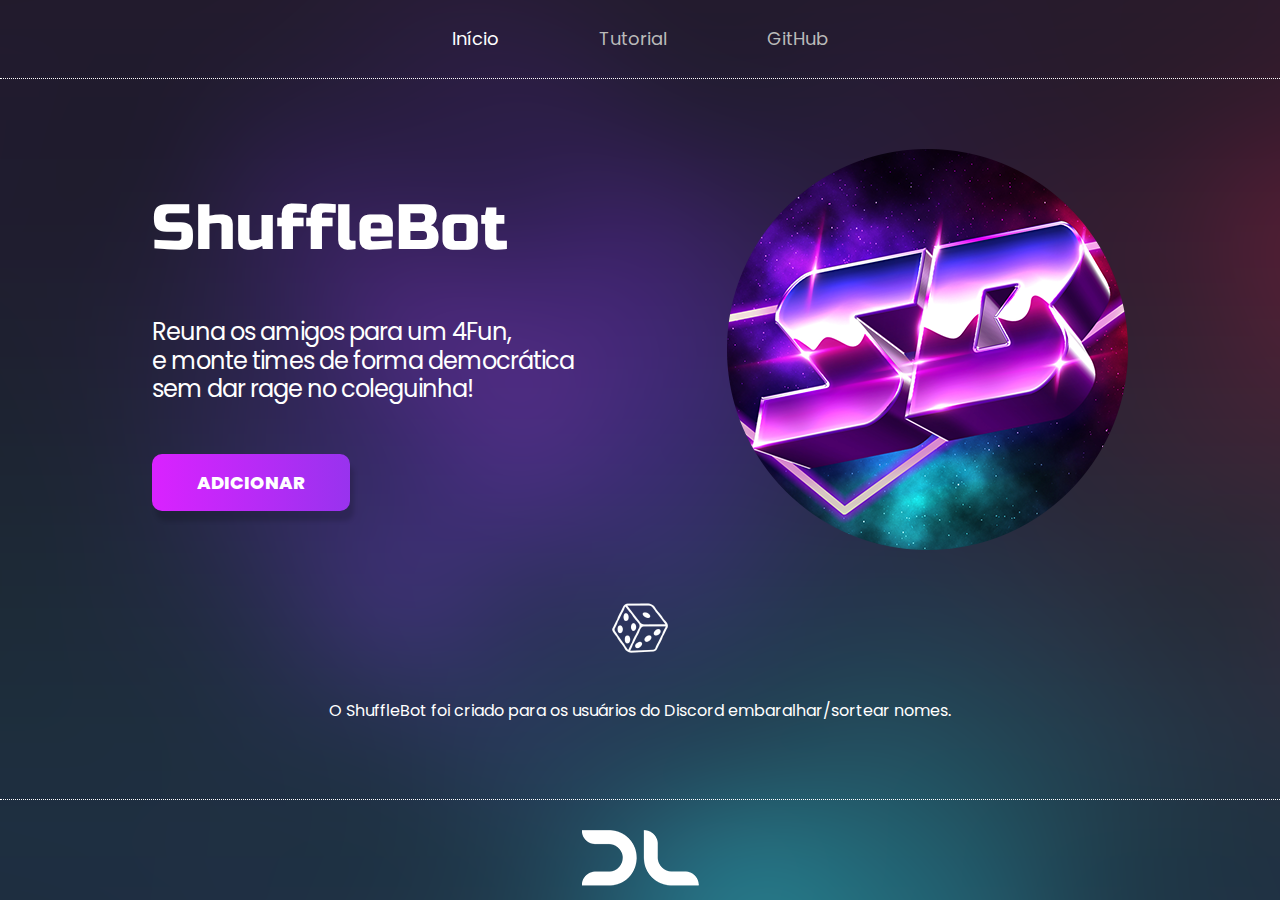
<file: index.html>
<!DOCTYPE html>
<html lang="pt-BR">

<head>
    <meta charset="UTF-8" />
    <meta name="viewport" content="width=device-width, initial-scale=1.0" />
    <meta description="ShuffleBot" content="O ShuffleBot foi criado para os usuários 
    do Discord embaralhar/sortear nomes." />
    <link rel="icon" href="/imgs/shufflebot_avatar.png">
    <link rel="stylesheet" href="/css/reset.css" />
    <link rel="stylesheet" href="/css/estilo.css" />
    <title>ShuffleBot</title>
</head>

<body>
    <header class="cabecalho">
        <nav class="cabecalho-nav">
            <a class="botao-menu current" href="/index.html">Início</a>
            <a class="botao-menu" href="/tutorial.html">Tutorial</a>
            <a class="botao-menu" target="_blank" href="https://github.com/danilodelucio/ShuffleBot">GitHub</a>
        </nav>
    </header>

    <main class="main">
        <section class="main-section1">
            <div class="main-section1-div1">
                <h1>ShuffleBot</h1>
                <p class="main-section-h2">Reuna os amigos para um 4Fun,<br> 
                    e monte times de forma democrática<br>
                    sem dar rage no coleguinha!</p>
                <a href="https://discord.com/api/oauth2/authorize?client_id=915495961806110750&permissions=139586956352&scope=bot" target="_blank">
                <button class="main-section1-div1-button"><span style="font-weight: 800;">ADICIONAR</span></button>
                </a>
            </div>

            <div class="main-section1-div2">
                <img src="/imgs/shufflebot_avatar.png" alt="ShuffleBot Avatar">
            </div>
        </section>

        <section class="main-section2">
            <img src="/imgs/dice_icon.png" alt="Dice logo">
            <p>O ShuffleBot foi criado para os usuários do Discord 
                embaralhar/sortear nomes.</p>
        </section>
    </main>

    <footer class="footer">
        <div class="footer-div1">
            <a href="https://www.danilodelucio.com/" target="_blank">
            <img src="/imgs/dl_logo.png" alt="DL logo">
            </a>
        </div>
    </footer>
</body>
</html>
</file>
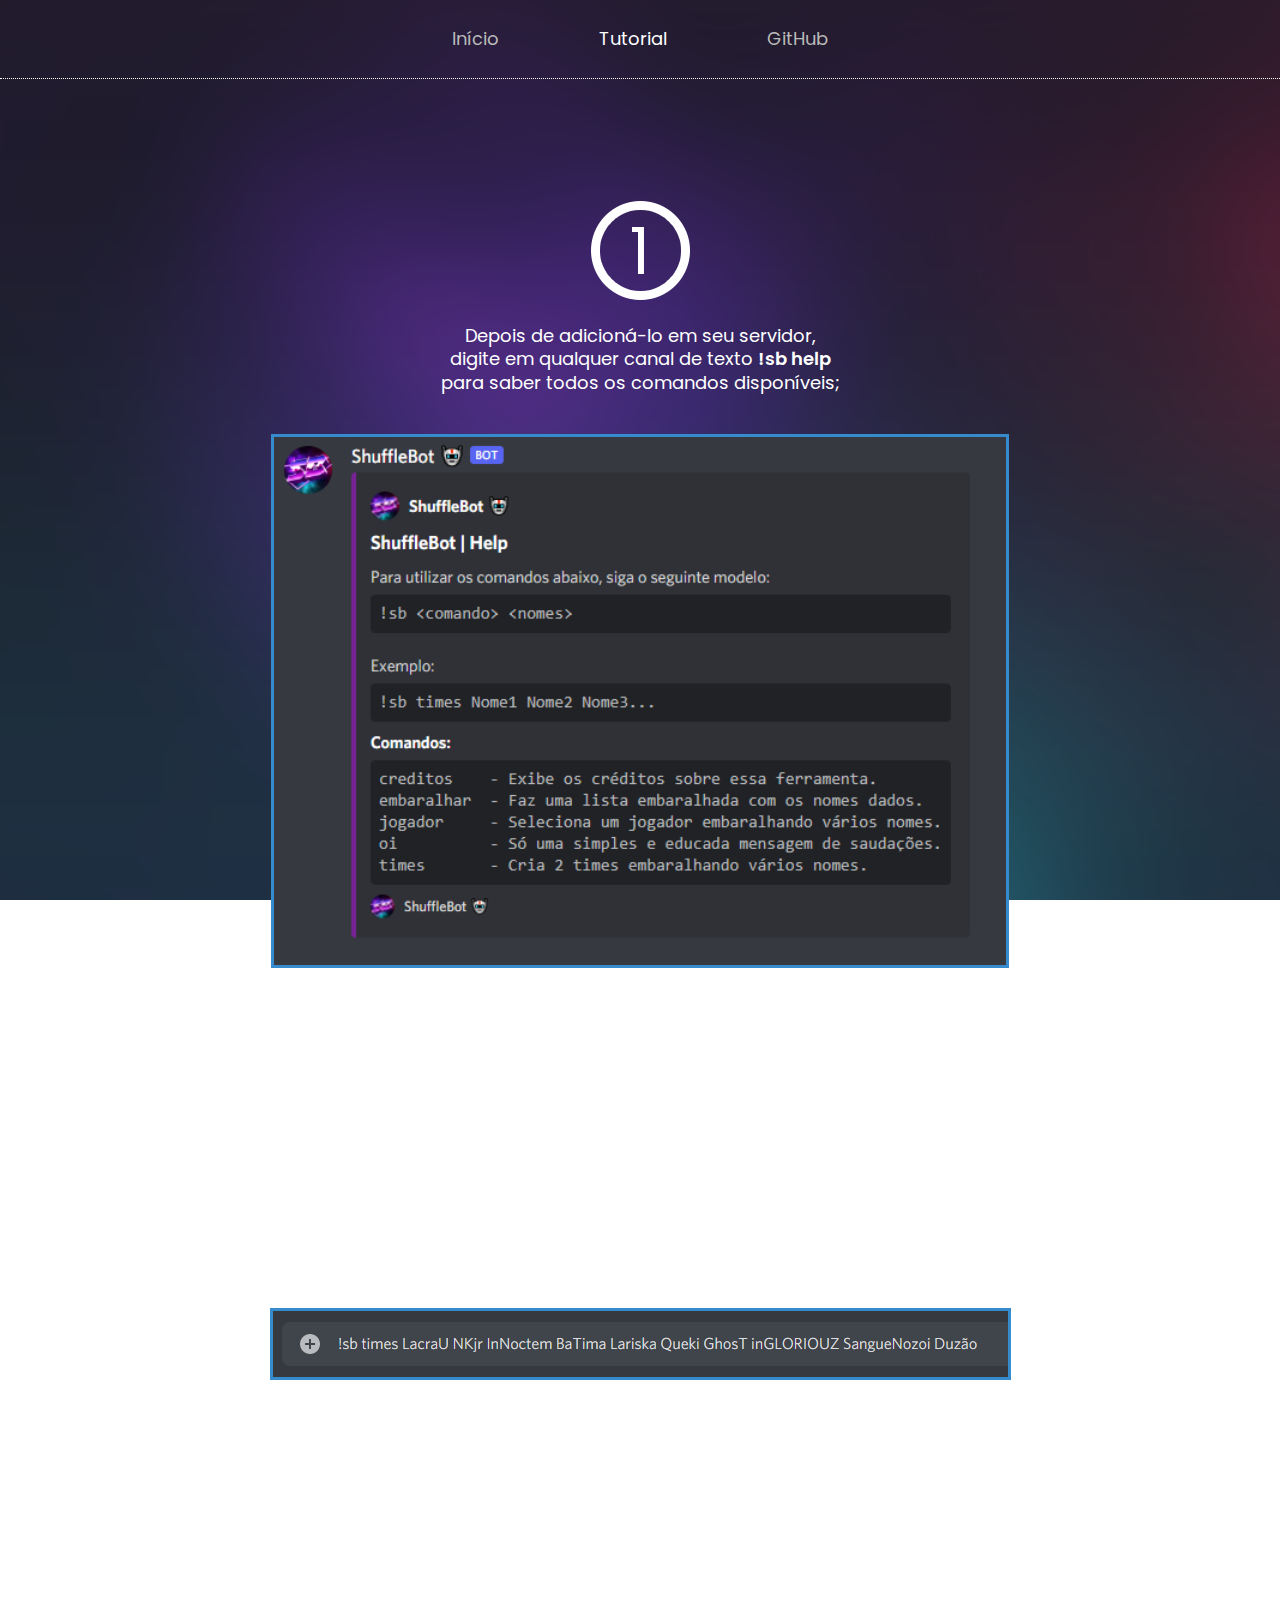
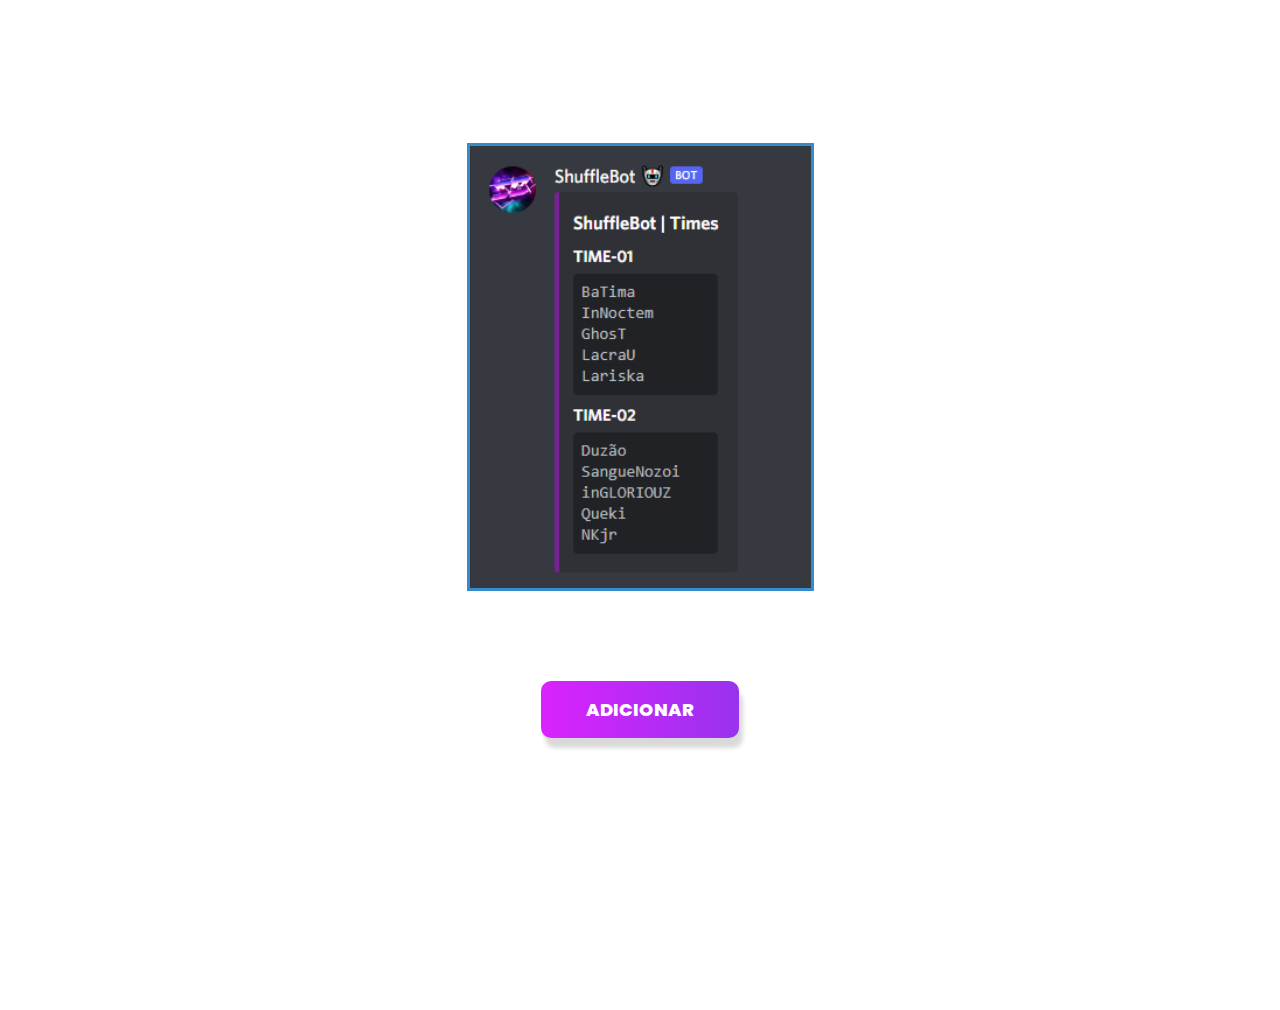
<file: tutorial.html>
<!DOCTYPE html>
<html lang="pt-BR">

<head>
    <meta charset="UTF-8" />
    <meta name="viewport" content="width=device-width, initial-scale=1.0" />
    <meta description="ShuffleBot" content="O ShuffleBot foi criado para os usuários 
    do Discord embaralhar/sortear nomes." />
    <link rel="icon" href="/imgs/shufflebot_avatar.png">
    <link rel="stylesheet" href="/css/reset.css" />
    <link rel="stylesheet" href="/css/estilo.css" />
    <title>ShuffleBot - Tutorial</title>
</head>

<body>
    <header class="cabecalho">
        <nav class="cabecalho-nav">
            <a class="botao-menu" href="/index.html">Início</a>
            <a class="botao-menu current" href="/pages/tutorial.html">Tutorial</a>
            <a class="botao-menu" target="_blank" href="https://github.com/danilodelucio/ShuffleBot">GitHub</a>
        </nav>
    </header>

    <main class="main-tutorial poppins">
        <section class="main-section-tutorial">
            <img src="/imgs/circle.png" alt="Circle Element" class="circle-element">
            <p class="step-number">1</p>
            <p class="txt-tutorial">Depois de adicioná-lo em seu servidor,<br> 
                digite em qualquer canal de texto <span style="font-weight: 600;">!sb help</span> <br>
                para saber todos os comandos disponíveis;</p>
            <img src="/imgs/shufflebot_help.png" alt="ShuffleBot Help">
        </section>

        <section class="main-section-tutorial">
            <img src="/imgs/circle.png" alt="Circle Element" class="circle-element">
            <p class="step-number">2</p>
            <p class="txt-tutorial">Em seguida, digite os nomes que deseja <br>
                sortear/embaralhar na frente do comando;</p>
            <img src="/imgs/shufflebot_nomes.png" alt="ShuffleBot Nomes">
        </section>


        <section class="main-section-tutorial">
            <img src="/imgs/circle.png" alt="Circle Element" class="circle-element">
            <p class="step-number">3</p>
            <p class="txt-tutorial">Agora só dar Enter e pronto, o <br>
                ShuffleBot vai te responder com o <br>
                comando escolhido;</p>
            <img src="/imgs/shufflebot_times.png" alt="ShuffleBot Nomes">
        </section>

        <section class="main-section-tutorial-button">
            <a href="https://discord.com/api/oauth2/authorize?client_id=915495961806110750&permissions=139586956352&scope=bot" target="_blank">
            <button class="main-section1-div1-button"><span style="font-weight: 800;">ADICIONAR</span></button>
            </a>
        </section>

    </main>

    <footer class="footer-tutorial">
        <div class="footer-div1">
            <a href="https://www.danilodelucio.com/" target="_blank">
            <img src="/imgs/dl_logo.png" alt="DL logo">
            </a>
        </div>
    </footer>
</body>
</html>
</file>
<file: css/estilo.css>
@import url('https://fonts.googleapis.com/css2?family=Poppins:wght@400;800&family=Russo+One&display=swap');

:root{
    --font1: 'Russo One', sans-serif;
    --font2: 'Poppins', sans-serif
}

*{
    margin: 0;
    padding: 0;
    box-sizing: border-box;
    text-decoration: none;
}

a:link, a:visited{
    color: #bababa;
    text-decoration: none;
}

body{
    background-image: url('/imgs/shufflebot_bg.png');
    background-size: auto;
    background-attachment: fixed;
}

nav{
    display: flex;
    flex-direction: row;
    justify-content: center;
    align-items: center;
    padding: 30px;

    font-family: var(--font2);
    font-size: 18px;
    display: flex;
    gap: 100px;
    transition: 0.2s;
}

nav .current{
    color: white;
}

.botao-menu{
    transition: 0.3s;
}

.botao-menu:hover{
    color: white;
}

.main{
    border-top: 1px dotted white;
    margin-bottom: 80px;
}

.main-section1{
    display: flex;
    flex-direction: row;
    justify-content: space-evenly;
    align-items: center;
    margin-top: 70px;
}

h1{
    font-family: var(--font1);
    color: white;
    font-size: 64px;
}

.main-section1-div1{
    display: flex;
    flex-direction: column;
    gap: 50px;
    line-height: 1.2;
}

.main-section1-div1-button{
   background-image: linear-gradient(to right, #DA22FF 0%, #9733EE  51%, #DA22FF  100%);
   padding: 15px 45px;
   border: none;
   text-align: center;
   text-transform: uppercase;
   transition: 0.5s;
   background-size: 200% auto;
   font-family: var(--font2);
   font-weight: 400;
   font-size: 18px;
   color: white;            
   box-shadow: 4px 10px 4px rgba(0, 0, 0, 0.15);
   border-radius: 10px;
   display: block;
   cursor: pointer;
 }

 .main-section1-div1-button:hover {
   background-position: right center;
   color: #fff;
   text-decoration: none;
 }



.main-section1-div1-button:hover{
    background-color: rgba(236, 214, 196, 0.53);
    size: 120px;
}

.main-section-h2{
    font-family: var(--font2);
    color: white;
    font-size: 24px;
    letter-spacing: -1px;
}

.main-section2{
    display: flex;
    flex-direction: column;
    align-items: center;

    font-family: var(--font2);
    color: white;
    font-size: 16px;

    gap: 50px;
    margin-top: 50px;
}

.footer{
    display: flex;
    flex-direction: column;
    align-items: center;
    border-top: 1px dotted white;
    padding: 30px;
}

/* ----------------- */

.main-tutorial{
    border-top: 1px dotted white;
    padding: 2px;
    display: flex;
    flex-direction: column;
    justify-content: center;
    gap: 10px;
    margin-bottom: 10px;
    align-items: center;
    text-align: center;
}

.main-section-tutorial{
    display: flex;
    flex-direction: column;
    align-items: center;
    gap: 40px;
}

.txt-tutorial{
    line-height: 1.3;
}

.poppins{
    font-family: var(--font2);
    font-size: 18px;
    color: white;
}

.step-number{
    font-size: 64px;
}

.circle-element{
    transform: translateY(120px);
}

.footer-tutorial{
    display: flex;
    flex-direction: column;
    align-items: center;
    border-top: 1px dotted white;
    padding: 60px;
}

.main-section-tutorial-button{
    padding: 80px;
}
</file>
